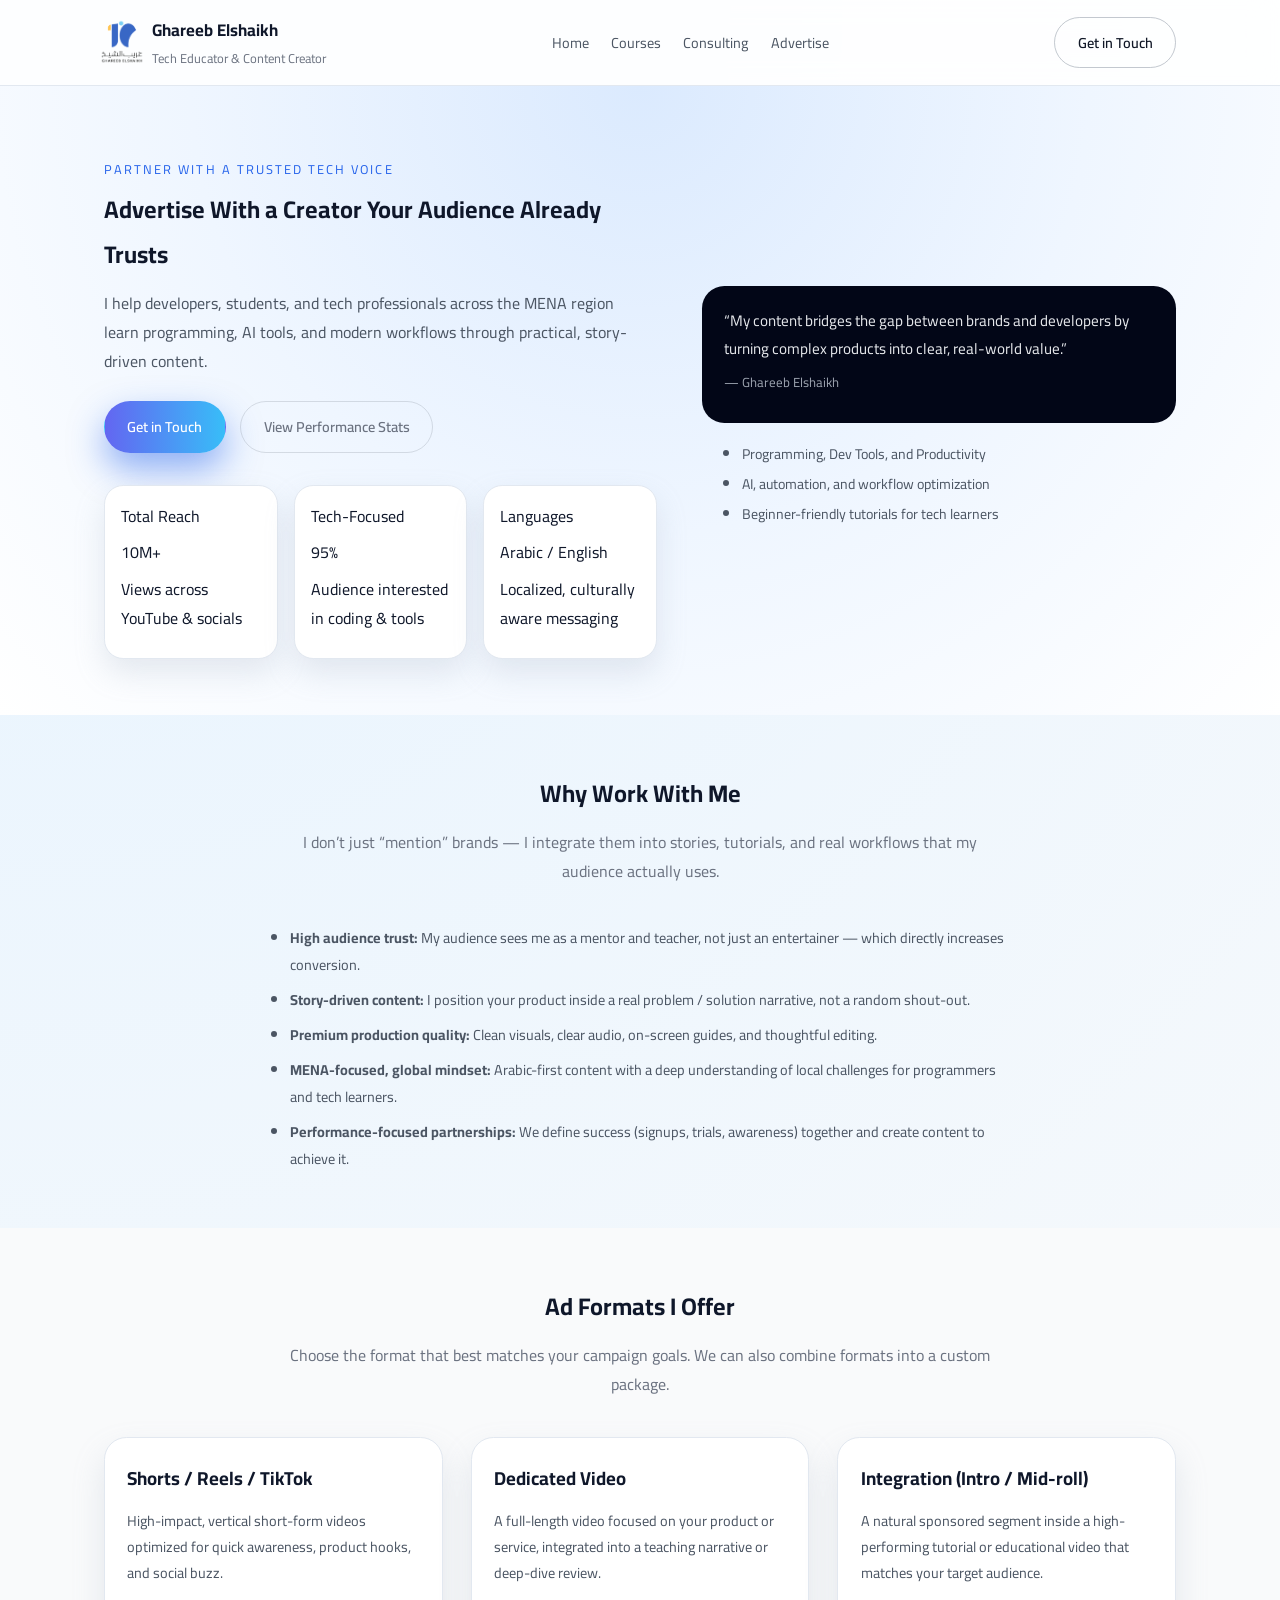
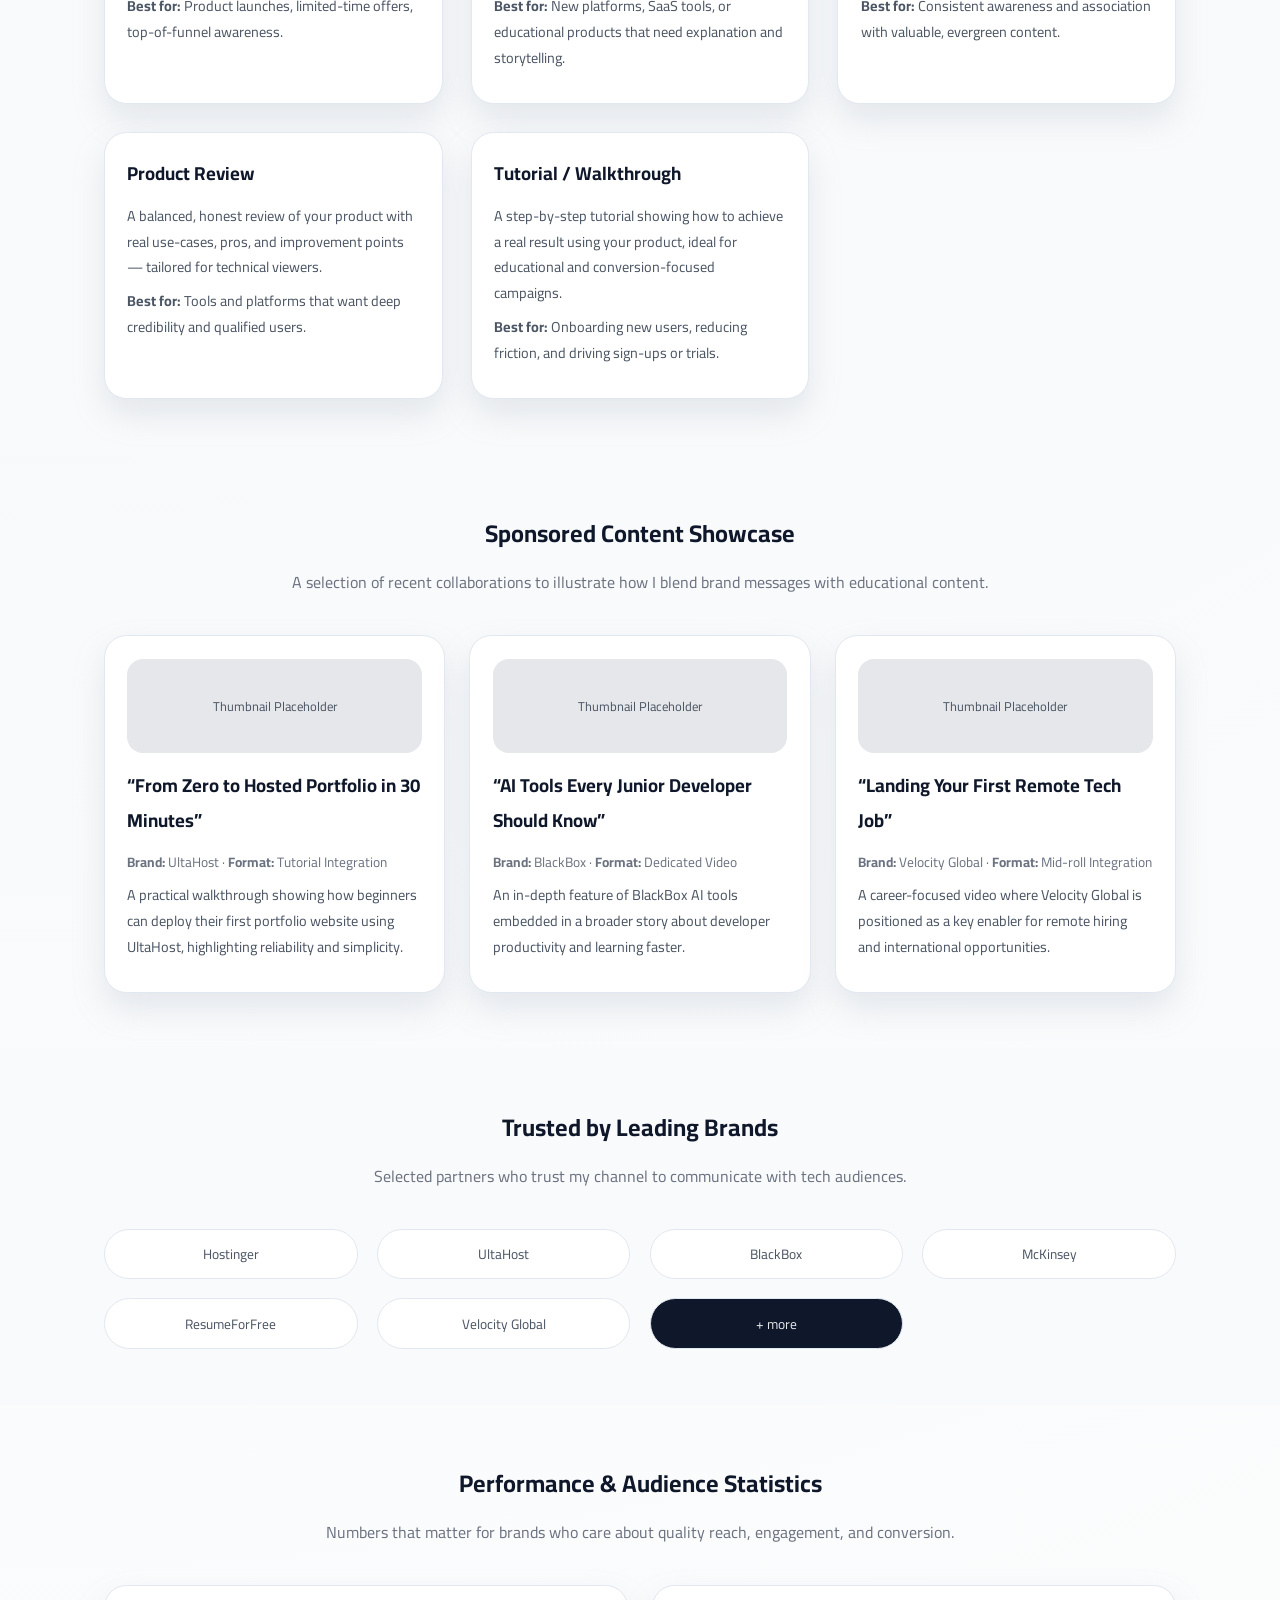
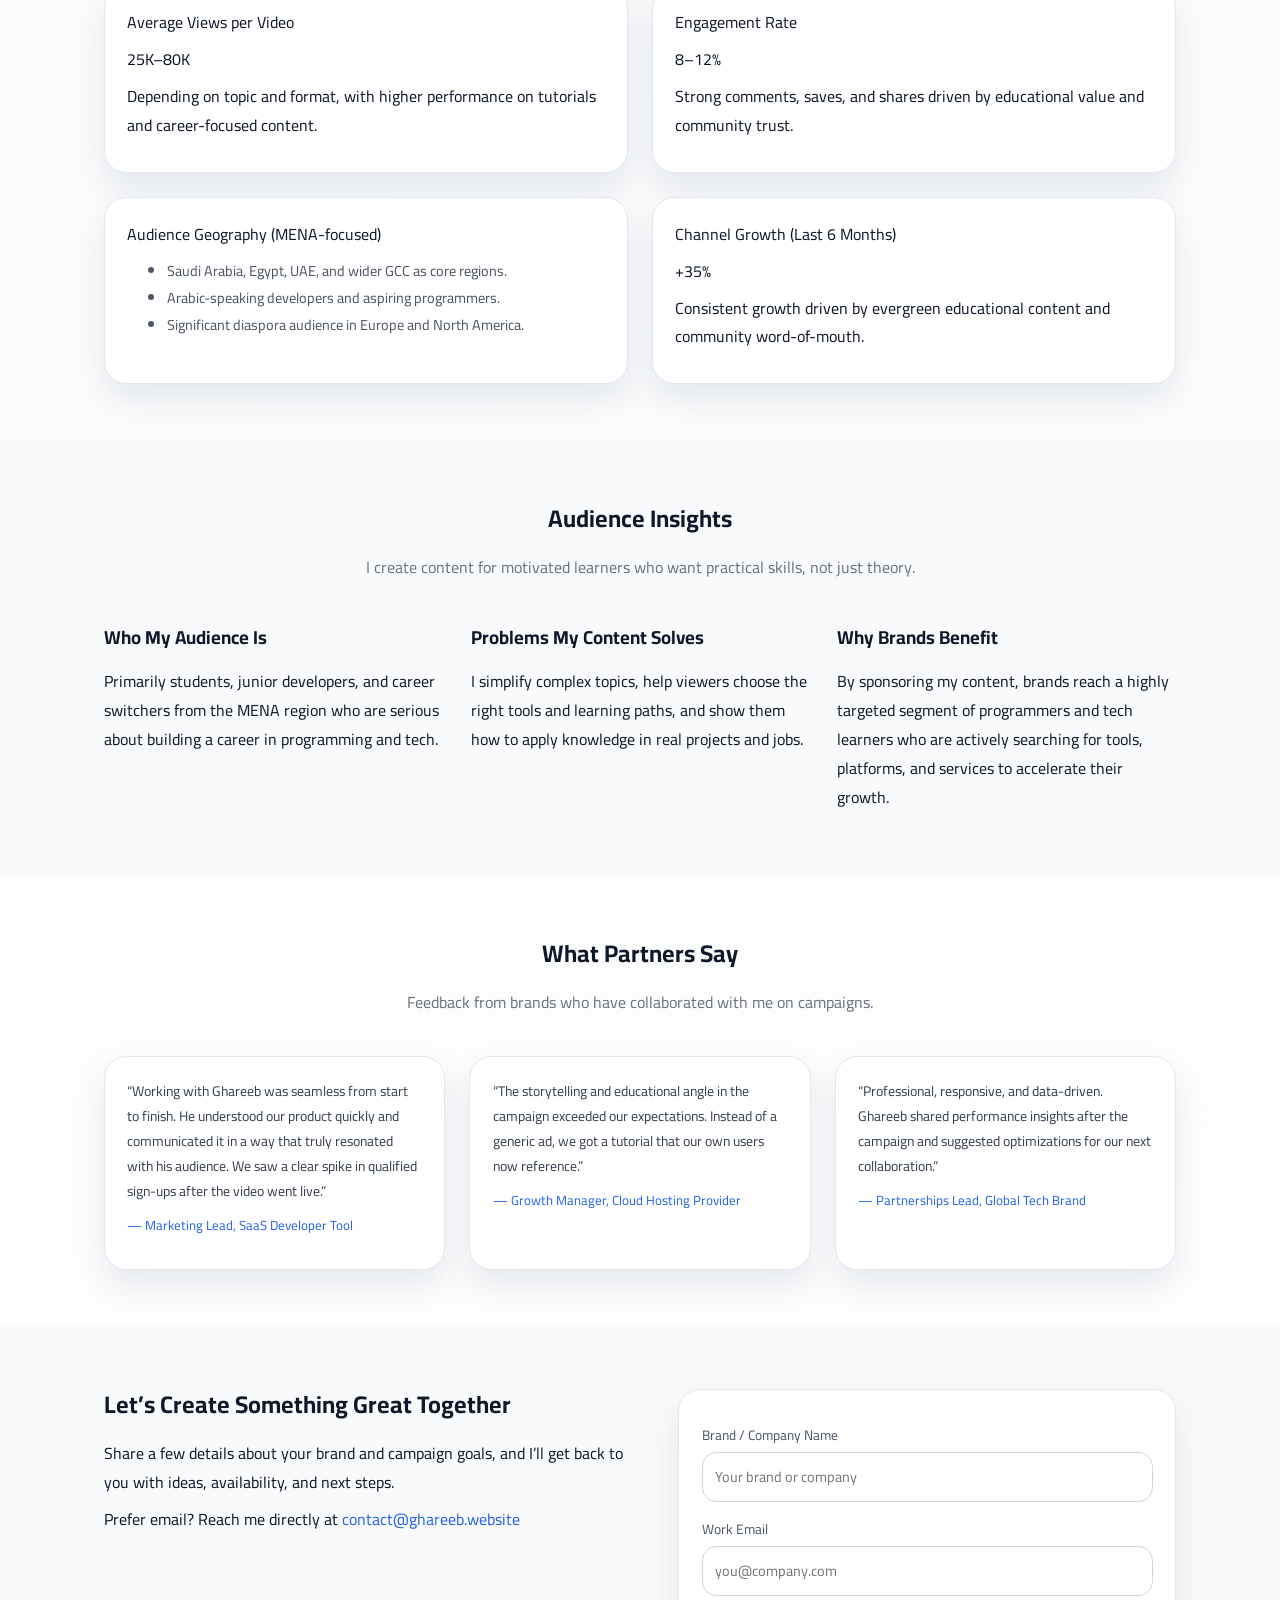
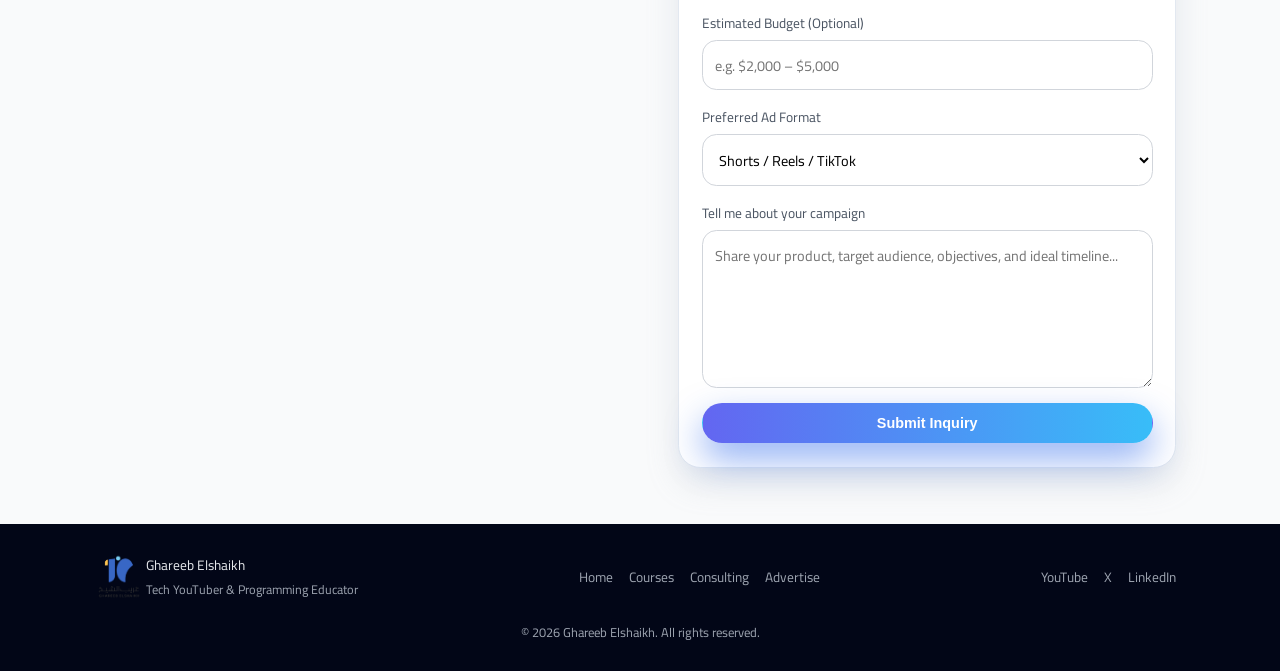
<file: advertise.html>
<!DOCTYPE html>
<html lang="en">
  <head>
    <meta charset="UTF-8" />
    <meta name="viewport" content="width=device-width, initial-scale=1" />
    <title>Advertise With Me | Ghareeb Elshaikh</title>
    <link
      href="https://fonts.googleapis.com/css2?family=Cairo:wght@300;400;500;600;700;800&display=swap"
      rel="stylesheet"
    />
    <link rel="stylesheet" href="styles.css" />
  </head>
  <body>
    <div class="page-root">
      <header class="header">
        <div class="container header-inner">
          <a href="index.html#hero" class="brand">
            <span class="brand-mark">
              <img src="assets/logo.png" alt="Ghareeb logo" class="brand-logo" />
            </span>
            <span class="brand-text">
              <span class="brand-name">Ghareeb Elshaikh</span>
              <span class="brand-tagline">Tech Educator & Content Creator</span>
            </span>
          </a>

          <nav class="nav" aria-label="Main navigation">
            <button class="nav-toggle" aria-label="Toggle navigation">
              <span></span><span></span><span></span>
            </button>
            <ul class="nav-links">
              <li><a href="index.html#hero">Home</a></li>
              <li><a href="courses.html">Courses</a></li>
              <li><a href="consulting.html">Consulting</a></li>
              <li><a href="#contact">Advertise</a></li>
            </ul>
          </nav>

          <a href="#contact" class="btn btn-outline header-cta">Get in Touch</a>
        </div>
      </header>

      <main>
        <!-- Hero -->
        <section class="section section-gradient ad-hero">
          <div class="container ad-hero-grid">
            <div class="reveal">
              <p class="ad-eyebrow">Partner with a trusted tech voice</p>
              <h1>Advertise With a Creator Your Audience Already Trusts</h1>
              <p class="ad-hero-subtitle">
                I help developers, students, and tech professionals across the MENA region
                learn programming, AI tools, and modern workflows through practical,
                story-driven content.
              </p>
              <div class="hero-actions">
                <a href="#contact" class="btn btn-primary">Get in Touch</a>
                <a href="#performance" class="btn btn-ghost">View Performance Stats</a>
              </div>
              <div class="ad-hero-stats">
                <div class="ad-stat-card">
                  <p class="ad-stat-label">Total Reach</p>
                  <p class="ad-stat-value">10M+</p>
                  <p class="ad-stat-note">Views across YouTube & socials</p>
                </div>
                <div class="ad-stat-card">
                  <p class="ad-stat-label">Tech-Focused</p>
                  <p class="ad-stat-value">95%</p>
                  <p class="ad-stat-note">Audience interested in coding & tools</p>
                </div>
                <div class="ad-stat-card">
                  <p class="ad-stat-label">Languages</p>
                  <p class="ad-stat-value">Arabic / English</p>
                  <p class="ad-stat-note">Localized, culturally aware messaging</p>
                </div>
              </div>
            </div>

            <aside class="ad-hero-side reveal delay-1">
              <div class="ad-hero-highlight">
                <p class="ad-quote">
                  “My content bridges the gap between brands and developers by turning complex
                  products into clear, real-world value.”
                </p>
                <p class="ad-quote-name">— Ghareeb Elshaikh</p>
              </div>
              <ul class="ad-hero-list">
                <li>Programming, Dev Tools, and Productivity</li>
                <li>AI, automation, and workflow optimization</li>
                <li>Beginner-friendly tutorials for tech learners</li>
              </ul>
            </aside>
          </div>
        </section>

        <!-- Why Work With Me -->
        <section class="section" id="why">
          <div class="container">
            <header class="section-heading reveal">
              <h2>Why Work With Me</h2>
              <p>
                I don’t just “mention” brands — I integrate them into stories, tutorials, and
                real workflows that my audience actually uses.
              </p>
            </header>
            <div class="ad-why-grid">
              <ul class="ad-bullets reveal">
                <li>
                  <strong>High audience trust:</strong> My audience sees me as a mentor and
                  teacher, not just an entertainer — which directly increases conversion.
                </li>
                <li>
                  <strong>Story-driven content:</strong> I position your product inside a
                  real problem / solution narrative, not a random shout-out.
                </li>
                <li>
                  <strong>Premium production quality:</strong> Clean visuals, clear audio,
                  on-screen guides, and thoughtful editing.
                </li>
                <li>
                  <strong>MENA-focused, global mindset:</strong> Arabic-first content with a
                  deep understanding of local challenges for programmers and tech learners.
                </li>
                <li>
                  <strong>Performance-focused partnerships:</strong> We define success
                  (signups, trials, awareness) together and create content to achieve it.
                </li>
              </ul>
            </div>
          </div>
        </section>

        <!-- Types of Ads -->
        <section class="section section-soft" id="formats">
          <div class="container">
            <header class="section-heading reveal">
              <h2>Ad Formats I Offer</h2>
              <p>
                Choose the format that best matches your campaign goals. We can also combine
                formats into a custom package.
              </p>
            </header>

            <div class="grid-3 ad-format-grid">
              <article class="card ad-format-card reveal">
                <h3>Shorts / Reels / TikTok</h3>
                <p>
                  High-impact, vertical short-form videos optimized for quick awareness,
                  product hooks, and social buzz.
                </p>
                <p class="ad-format-note">
                  <strong>Best for:</strong> Product launches, limited-time offers,
                  top-of-funnel awareness.
                </p>
              </article>

              <article class="card ad-format-card reveal delay-1">
                <h3>Dedicated Video</h3>
                <p>
                  A full-length video focused on your product or service, integrated into a
                  teaching narrative or deep-dive review.
                </p>
                <p class="ad-format-note">
                  <strong>Best for:</strong> New platforms, SaaS tools, or educational
                  products that need explanation and storytelling.
                </p>
              </article>

              <article class="card ad-format-card reveal delay-2">
                <h3>Integration (Intro / Mid-roll)</h3>
                <p>
                  A natural sponsored segment inside a high-performing tutorial or educational
                  video that matches your target audience.
                </p>
                <p class="ad-format-note">
                  <strong>Best for:</strong> Consistent awareness and association with
                  valuable, evergreen content.
                </p>
              </article>

              <article class="card ad-format-card reveal">
                <h3>Product Review</h3>
                <p>
                  A balanced, honest review of your product with real use-cases, pros, and
                  improvement points — tailored for technical viewers.
                </p>
                <p class="ad-format-note">
                  <strong>Best for:</strong> Tools and platforms that want deep credibility
                  and qualified users.
                </p>
              </article>

              <article class="card ad-format-card reveal delay-1">
                <h3>Tutorial / Walkthrough</h3>
                <p>
                  A step-by-step tutorial showing how to achieve a real result using your
                  product, ideal for educational and conversion-focused campaigns.
                </p>
                <p class="ad-format-note">
                  <strong>Best for:</strong> Onboarding new users, reducing friction, and
                  driving sign-ups or trials.
                </p>
              </article>
            </div>
          </div>
        </section>

        <!-- Showcase / Portfolio -->
        <section class="section" id="showcase">
          <div class="container">
            <header class="section-heading reveal">
              <h2>Sponsored Content Showcase</h2>
              <p>
                A selection of recent collaborations to illustrate how I blend brand messages
                with educational content.
              </p>
            </header>

            <div class="ad-showcase-grid">
              <article class="card ad-showcase-card reveal">
                <div class="ad-thumb-placeholder">Thumbnail Placeholder</div>
                <h3>“From Zero to Hosted Portfolio in 30 Minutes”</h3>
                <p class="ad-showcase-meta">
                  <strong>Brand:</strong> UltaHost · <strong>Format:</strong> Tutorial
                  Integration
                </p>
                <p class="ad-showcase-text">
                  A practical walkthrough showing how beginners can deploy their first
                  portfolio website using UltaHost, highlighting reliability and simplicity.
                </p>
              </article>

              <article class="card ad-showcase-card reveal delay-1">
                <div class="ad-thumb-placeholder">Thumbnail Placeholder</div>
                <h3>“AI Tools Every Junior Developer Should Know”</h3>
                <p class="ad-showcase-meta">
                  <strong>Brand:</strong> BlackBox · <strong>Format:</strong> Dedicated
                  Video
                </p>
                <p class="ad-showcase-text">
                  An in-depth feature of BlackBox AI tools embedded in a broader story about
                  developer productivity and learning faster.
                </p>
              </article>

              <article class="card ad-showcase-card reveal delay-2">
                <div class="ad-thumb-placeholder">Thumbnail Placeholder</div>
                <h3>“Landing Your First Remote Tech Job”</h3>
                <p class="ad-showcase-meta">
                  <strong>Brand:</strong> Velocity Global · <strong>Format:</strong>
                  Mid-roll Integration
                </p>
                <p class="ad-showcase-text">
                  A career-focused video where Velocity Global is positioned as a key enabler
                  for remote hiring and international opportunities.
                </p>
              </article>
            </div>
          </div>
        </section>

        <!-- Brands I've Worked With -->
        <section class="section section-soft" id="brands">
          <div class="container">
            <header class="section-heading reveal">
              <h2>Trusted by Leading Brands</h2>
              <p>Selected partners who trust my channel to communicate with tech audiences.</p>
            </header>

            <div class="ad-brands-grid reveal">
              <div class="ad-brand-logo">Hostinger</div>
              <div class="ad-brand-logo">UltaHost</div>
              <div class="ad-brand-logo">BlackBox</div>
              <div class="ad-brand-logo">McKinsey</div>
              <div class="ad-brand-logo">ResumeForFree</div>
              <div class="ad-brand-logo">Velocity Global</div>
              <div class="ad-brand-logo ad-brand-more">+ more</div>
            </div>
          </div>
        </section>

        <!-- Performance & Statistics -->
        <section class="section" id="performance">
          <div class="container">
            <header class="section-heading reveal">
              <h2>Performance & Audience Statistics</h2>
              <p>
                Numbers that matter for brands who care about quality reach, engagement, and
                conversion.
              </p>
            </header>

            <div class="ad-stats-grid">
              <div class="ad-stat-block card reveal">
                <p class="ad-stat-label">Average Views per Video</p>
                <p class="ad-stat-value">25K–80K</p>
                <p class="ad-stat-note">
                  Depending on topic and format, with higher performance on tutorials and
                  career-focused content.
                </p>
              </div>

              <div class="ad-stat-block card reveal delay-1">
                <p class="ad-stat-label">Engagement Rate</p>
                <p class="ad-stat-value">8–12%</p>
                <p class="ad-stat-note">
                  Strong comments, saves, and shares driven by educational value and
                  community trust.
                </p>
              </div>

              <div class="ad-stat-block card reveal delay-2">
                <p class="ad-stat-label">Audience Geography (MENA-focused)</p>
                <ul class="ad-stat-list">
                  <li>Saudi Arabia, Egypt, UAE, and wider GCC as core regions.</li>
                  <li>Arabic-speaking developers and aspiring programmers.</li>
                  <li>Significant diaspora audience in Europe and North America.</li>
                </ul>
              </div>

              <div class="ad-stat-block card reveal">
                <p class="ad-stat-label">Channel Growth (Last 6 Months)</p>
                <p class="ad-stat-value">+35%</p>
                <p class="ad-stat-note">
                  Consistent growth driven by evergreen educational content and community
                  word-of-mouth.
                </p>
              </div>
            </div>
          </div>
        </section>

        <!-- Audience Insights -->
        <section class="section section-soft" id="audience">
          <div class="container">
            <header class="section-heading reveal">
              <h2>Audience Insights</h2>
              <p>
                I create content for motivated learners who want practical skills, not just
                theory.
              </p>
            </header>

            <div class="ad-audience-grid">
              <div class="reveal">
                <h3>Who My Audience Is</h3>
                <p>
                  Primarily students, junior developers, and career switchers from the MENA
                  region who are serious about building a career in programming and tech.
                </p>
              </div>
              <div class="reveal delay-1">
                <h3>Problems My Content Solves</h3>
                <p>
                  I simplify complex topics, help viewers choose the right tools and learning
                  paths, and show them how to apply knowledge in real projects and jobs.
                </p>
              </div>
              <div class="reveal delay-2">
                <h3>Why Brands Benefit</h3>
                <p>
                  By sponsoring my content, brands reach a highly targeted segment of
                  programmers and tech learners who are actively searching for tools,
                  platforms, and services to accelerate their growth.
                </p>
              </div>
            </div>
          </div>
        </section>

        <!-- Testimonials -->
        <section class="section" id="testimonials">
          <div class="container">
            <header class="section-heading reveal">
              <h2>What Partners Say</h2>
              <p>Feedback from brands who have collaborated with me on campaigns.</p>
            </header>

            <div class="ad-testimonial-grid">
              <article class="card testimonial-card reveal">
                <p class="testimonial-text">
                  “Working with Ghareeb was seamless from start to finish. He understood our
                  product quickly and communicated it in a way that truly resonated with his
                  audience. We saw a clear spike in qualified sign-ups after the video went
                  live.”
                </p>
                <p class="testimonial-name">— Marketing Lead, SaaS Developer Tool</p>
              </article>

              <article class="card testimonial-card reveal delay-1">
                <p class="testimonial-text">
                  “The storytelling and educational angle in the campaign exceeded our
                  expectations. Instead of a generic ad, we got a tutorial that our own users
                  now reference.”
                </p>
                <p class="testimonial-name">— Growth Manager, Cloud Hosting Provider</p>
              </article>

              <article class="card testimonial-card reveal delay-2">
                <p class="testimonial-text">
                  “Professional, responsive, and data-driven. Ghareeb shared performance
                  insights after the campaign and suggested optimizations for our next
                  collaboration.”
                </p>
                <p class="testimonial-name">— Partnerships Lead, Global Tech Brand</p>
              </article>
            </div>
          </div>
        </section>

        <!-- Contact -->
        <section class="section section-soft" id="contact">
          <div class="container ad-contact-grid">
            <div class="reveal">
              <h2>Let’s Create Something Great Together</h2>
              <p>
                Share a few details about your brand and campaign goals, and I’ll get back to
                you with ideas, availability, and next steps.
              </p>
              <p class="ad-contact-email">
                Prefer email? Reach me directly at
                <a href="mailto:contact@ghareeb.website">contact@ghareeb.website</a>
              </p>
            </div>

            <aside class="card ad-contact-card reveal delay-1">
              <form id="ad-contact-form" class="consulting-form">
                <div class="form-group">
                  <label for="brandName" class="form-label">Brand / Company Name</label>
                  <input
                    id="brandName"
                    name="brandName"
                    type="text"
                    class="form-input"
                    required
                    placeholder="Your brand or company"
                  />
                </div>
                <div class="form-group">
                  <label for="contactEmail" class="form-label">Work Email</label>
                  <input
                    id="contactEmail"
                    name="contactEmail"
                    type="email"
                    class="form-input"
                    required
                    placeholder="you@company.com"
                  />
                </div>
                <div class="form-group">
                  <label for="budget" class="form-label">Estimated Budget (Optional)</label>
                  <input
                    id="budget"
                    name="budget"
                    type="text"
                    class="form-input"
                    placeholder="e.g. $2,000 – $5,000"
                  />
                </div>
                <div class="form-group">
                  <label for="adType" class="form-label">Preferred Ad Format</label>
                  <select id="adType" name="adType" class="form-input">
                    <option value="shorts">Shorts / Reels / TikTok</option>
                    <option value="dedicated">Dedicated Video</option>
                    <option value="integration">Integration (Intro or Mid-roll)</option>
                    <option value="review">Product Review</option>
                    <option value="tutorial">Tutorial / Walkthrough</option>
                    <option value="notSure">Not sure yet – need recommendations</option>
                  </select>
                </div>
                <div class="form-group">
                  <label for="campaignDetails" class="form-label">
                    Tell me about your campaign
                  </label>
                  <textarea
                    id="campaignDetails"
                    name="campaignDetails"
                    rows="5"
                    class="form-input form-textarea"
                    required
                    placeholder="Share your product, target audience, objectives, and ideal timeline..."
                  ></textarea>
                </div>
                <button type="submit" class="btn btn-primary full-width">
                  Submit Inquiry
                </button>
              </form>
            </aside>
          </div>
        </section>
      </main>

      <footer class="footer">
        <div class="container footer-inner">
          <div class="footer-brand">
            <span class="brand-mark brand-mark-sm">
              <img src="assets/logo.png" alt="Ghareeb logo" class="brand-logo" />
            </span>
            <div>
              <p class="footer-title">Ghareeb Elshaikh</p>
              <p class="footer-subtitle">Tech YouTuber & Programming Educator</p>
            </div>
          </div>
          <nav class="footer-links">
            <a href="index.html#hero">Home</a>
            <a href="courses.html">Courses</a>
            <a href="consulting.html">Consulting</a>
            <a href="#contact">Advertise</a>
          </nav>
          <div class="footer-links">
            <a href="#" aria-label="YouTube">YouTube</a>
            <a href="#" aria-label="Twitter / X">X</a>
            <a href="#" aria-label="LinkedIn">LinkedIn</a>
          </div>
          <p class="footer-copy">
            © <span id="year"></span> Ghareeb Elshaikh. All rights reserved.
          </p>
        </div>
      </footer>
    </div>

    <script>
      if ("scrollRestoration" in history) {
        history.scrollRestoration = "manual";
      }
      window.addEventListener("load", () => {
        window.scrollTo(0, 0);
      });

      const navToggle = document.querySelector(".nav-toggle");
      const navLinks = document.querySelector(".nav-links");
      if (navToggle && navLinks) {
        navToggle.addEventListener("click", () => {
          navLinks.classList.toggle("nav-open");
        });
      }

      const revealElements = document.querySelectorAll(".reveal");
      const observer = new IntersectionObserver(
        (entries) => {
          entries.forEach((entry) => {
            if (entry.isIntersecting) {
              entry.target.classList.add("in-view");
              observer.unobserve(entry.target);
            }
          });
        },
        { threshold: 0.15 }
      );

      revealElements.forEach((el) => observer.observe(el));

      const yearSpan = document.getElementById("year");
      if (yearSpan) {
        yearSpan.textContent = new Date().getFullYear();
      }

      // Build email for ad inquiries
      const adForm = document.getElementById("ad-contact-form");
      if (adForm) {
        adForm.addEventListener("submit", (e) => {
          e.preventDefault();
          const brand = document.getElementById("brandName").value.trim();
          const email = document.getElementById("contactEmail").value.trim();
          const budget = document.getElementById("budget").value.trim();
          const adType = document.getElementById("adType").value;
          const details = document
            .getElementById("campaignDetails")
            .value.trim();

          if (!email || !details) {
            alert("Please provide at least your email and campaign details.");
            return;
          }

          const subject = encodeURIComponent(
            `New advertising inquiry from ${brand || "a brand"}`
          );
          const bodyLines = [
            "New advertising inquiry:",
            "",
            `Brand / Company: ${brand || "Not specified"}`,
            `Contact email: ${email}`,
            `Estimated budget: ${budget || "Not specified"}`,
            `Preferred ad format: ${adType}`,
            "",
            "Campaign details:",
            details,
          ];

          const body = encodeURIComponent(bodyLines.join("\n"));
          const mailto = `mailto:contact@ghareeb.website?subject=${subject}&body=${body}`;
          window.location.href = mailto;
        });
      }
    </script>
  </body>
  </html>
</file>
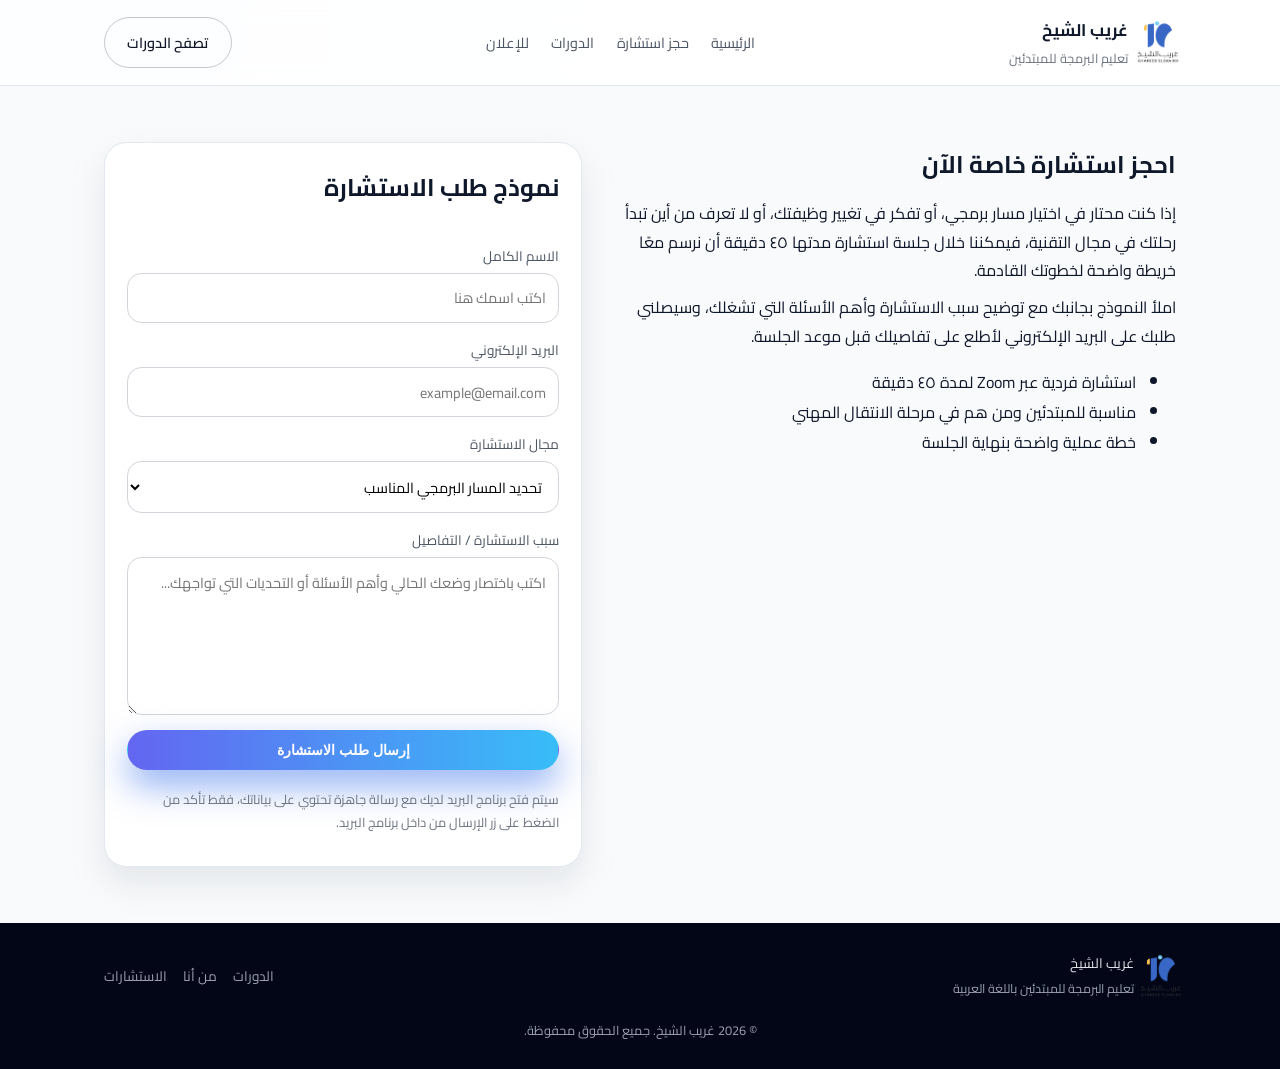
<file: consulting.html>
<!DOCTYPE html>
<html lang="ar" dir="rtl">
  <head>
    <meta charset="UTF-8" />
    <meta name="viewport" content="width=device-width, initial-scale=1" />
    <title>حجز استشارة | غريب الشيخ</title>
    <link
      href="https://fonts.googleapis.com/css2?family=Cairo:wght@300;400;500;600;700;800&display=swap"
      rel="stylesheet"
    />
    <link rel="stylesheet" href="styles.css" />
  </head>
  <body>
    <div class="page-root">
      <header class="header">
        <div class="container header-inner">
          <a href="index.html#hero" class="brand">
            <span class="brand-mark">
              <img src="assets/logo.png" alt="شعار غريب الشيخ" class="brand-logo" />
            </span>
            <span class="brand-text">
              <span class="brand-name">غريب الشيخ</span>
              <span class="brand-tagline">تعليم البرمجة للمبتدئين</span>
            </span>
          </a>

          <nav class="nav" aria-label="التنقل الرئيسي">
            <button class="nav-toggle" aria-label="فتح أو إغلاق القائمة">
              <span></span><span></span><span></span>
            </button>
            <ul class="nav-links">
              <li><a href="index.html#hero">الرئيسية</a></li>
              <li><a href="#consulting-form-section">حجز استشارة</a></li>
              <li><a href="index.html#courses">الدورات</a></li>
              <li><a href="advertise.html">للإعلان</a></li>
            </ul>
          </nav>

          <a href="index.html#courses" class="btn btn-outline header-cta">
            تصفح الدورات
          </a>
        </div>
      </header>

      <main>
        <section class="section section-soft" id="consulting-form-section">
          <div class="container consulting-page-grid">
            <div class="reveal">
              <h1>احجز استشارة خاصة الآن</h1>
              <p>
                إذا كنت محتار في اختيار مسار برمجي، أو تفكر في تغيير وظيفتك، أو لا تعرف من أين
                تبدأ رحلتك في مجال التقنية، فيمكننا خلال جلسة استشارة مدتها ٤٥ دقيقة أن نرسم
                معًا خريطة واضحة لخطوتك القادمة.
              </p>
              <p>
                املأ النموذج بجانبك مع توضيح سبب الاستشارة وأهم الأسئلة التي تشغلك، وسيصلني
                طلبك على البريد الإلكتروني لأطلع على تفاصيلك قبل موعد الجلسة.
              </p>
              <ul class="consulting-points">
                <li>استشارة فردية عبر Zoom لمدة ٤٥ دقيقة</li>
                <li>مناسبة للمبتدئين ومن هم في مرحلة الانتقال المهني</li>
                <li>خطة عملية واضحة بنهاية الجلسة</li>
              </ul>
            </div>

            <aside class="card consulting-card reveal delay-1">
              <h2>نموذج طلب الاستشارة</h2>
              <form id="consulting-form" class="consulting-form">
                <div class="form-group">
                  <label for="name" class="form-label">الاسم الكامل</label>
                  <input
                    id="name"
                    name="name"
                    type="text"
                    class="form-input"
                    required
                    placeholder="اكتب اسمك هنا"
                  />
                </div>

                <div class="form-group">
                  <label for="email" class="form-label">البريد الإلكتروني</label>
                  <input
                    id="email"
                    name="email"
                    type="email"
                    class="form-input"
                    required
                    placeholder="example@email.com"
                  />
                </div>

                <div class="form-group">
                  <label for="topic" class="form-label">مجال الاستشارة</label>
                  <select id="topic" name="topic" class="form-input">
                    <option value="مسار برمجي">تحديد المسار البرمجي المناسب</option>
                    <option value="تغيير وظيفة">تغيير مجال العمل إلى البرمجة</option>
                    <option value="تطوير مهارات">
                      تطوير المهارات / اختيار الدورات المناسبة
                    </option>
                    <option value="مشروع خاص">بدء مشروع أو عمل حر في البرمجة</option>
                    <option value="أخرى">أخرى</option>
                  </select>
                </div>

                <div class="form-group">
                  <label for="message" class="form-label">سبب الاستشارة / التفاصيل</label>
                  <textarea
                    id="message"
                    name="message"
                    rows="5"
                    class="form-input form-textarea"
                    required
                    placeholder="اكتب باختصار وضعك الحالي وأهم الأسئلة أو التحديات التي تواجهك..."
                  ></textarea>
                </div>

                <button type="submit" class="btn btn-primary full-width">
                  إرسال طلب الاستشارة
                </button>
              </form>
              <p class="consulting-note small-note">
                سيتم فتح برنامج البريد لديك مع رسالة جاهزة تحتوي على بياناتك، فقط تأكد من
                الضغط على زر الإرسال من داخل برنامج البريد.
              </p>
            </aside>
          </div>
        </section>
      </main>

      <footer class="footer">
        <div class="container footer-inner">
          <div class="footer-brand">
            <span class="brand-mark brand-mark-sm">
              <img src="assets/logo.png" alt="شعار غريب الشيخ" class="brand-logo" />
            </span>
            <div>
              <p class="footer-title">غريب الشيخ</p>
              <p class="footer-subtitle">تعليم البرمجة للمبتدئين باللغة العربية</p>
            </div>
          </div>
          <nav class="footer-links">
            <a href="index.html#courses">الدورات</a>
            <a href="index.html#about">من أنا</a>
            <a href="#consulting-form-section">الاستشارات</a>
          </nav>
          <p class="footer-copy">
            © <span id="year"></span> غريب الشيخ. جميع الحقوق محفوظة.
          </p>
        </div>
      </footer>
    </div>

    <script>
      if ("scrollRestoration" in history) {
        history.scrollRestoration = "manual";
      }
      window.addEventListener("load", () => {
        window.scrollTo(0, 0);
      });

      const navToggle = document.querySelector(".nav-toggle");
      const navLinks = document.querySelector(".nav-links");
      if (navToggle && navLinks) {
        navToggle.addEventListener("click", () => {
          navLinks.classList.toggle("nav-open");
        });
      }

      const revealElements = document.querySelectorAll(".reveal");
      const observer = new IntersectionObserver(
        (entries) => {
          entries.forEach((entry) => {
            if (entry.isIntersecting) {
              entry.target.classList.add("in-view");
              observer.unobserve(entry.target);
            }
          });
        },
        { threshold: 0.15 }
      );

      revealElements.forEach((el) => observer.observe(el));

      const yearSpan = document.getElementById("year");
      if (yearSpan) {
        yearSpan.textContent = new Date().getFullYear();
      }

      // Build email with form data and open mail client
      const consultingForm = document.getElementById("consulting-form");
      if (consultingForm) {
        consultingForm.addEventListener("submit", (e) => {
          e.preventDefault();
          const name = document.getElementById("name").value.trim();
          const email = document.getElementById("email").value.trim();
          const topic = document.getElementById("topic").value;
          const message = document.getElementById("message").value.trim();

          if (!email || !message) {
            alert("من فضلك أدخل البريد الإلكتروني وسبب الاستشارة.");
            return;
          }

          const subject = encodeURIComponent(
            `طلب استشارة مهنية من ${name || "بدون اسم"}`
          );
          const bodyLines = [
            "تفاصيل طلب الاستشارة:",
            "",
            `الاسم: ${name || "غير محدد"}`,
            `البريد الإلكتروني: ${email}`,
            `مجال الاستشارة: ${topic}`,
            "",
            "سبب الاستشارة / التفاصيل:",
            message,
          ];

          const body = encodeURIComponent(bodyLines.join("\n"));
          const mailto = `mailto:contact@ghareeb.website?subject=${subject}&body=${body}`;
          window.location.href = mailto;
        });
      }
    </script>
  </body>
  </html>
</file>
<file: styles.css>
*,
*::before,
*::after {
  box-sizing: border-box;
}

html,
body {
  margin: 0;
  padding: 0;
}

body {
  font-family: "Cairo", system-ui, -apple-system, BlinkMacSystemFont, "Segoe UI",
    sans-serif;
  background: radial-gradient(circle at top left, #e5f3ff 0, #f9fafb 40%, #ffffff 100%);
  color: #0f172a;
  min-height: 100vh;
}

img {
  max-width: 100%;
  display: block;
}

.page-root {
  min-height: 100vh;
  display: flex;
  flex-direction: column;
}

.container {
  width: 100%;
  max-width: 1120px;
  margin: 0 auto;
  padding: 0 1.5rem;
}

h1,
h2,
h3 {
  margin: 0 0 0.75rem;
}

p {
  margin: 0 0 0.5rem;
  line-height: 1.8;
}

.section {
  padding: 3.5rem 0;
}

.section-gradient {
  padding-top: 4.5rem;
  background: radial-gradient(circle at top, #dbeafe 0, #eff6ff 50%, #ffffff 100%);
}

.section-soft {
  background: #f9fafb;
}

/* Header */
.header {
  position: sticky;
  top: 0;
  z-index: 40;
  backdrop-filter: blur(14px);
  background: rgba(255, 255, 255, 0.9);
  border-bottom: 1px solid rgba(226, 232, 240, 1);
}

.header-inner {
  display: flex;
  align-items: center;
  justify-content: space-between;
  padding: 0.9rem 1.5rem;
}

.brand {
  display: inline-flex;
  align-items: center;
  gap: 0.75rem;
  text-decoration: none;
  color: inherit;
}

.brand-mark {
  width: 36px;
  height: 36px;
  border-radius: 0;
  background: transparent;
  display: inline-flex;
  align-items: center;
  justify-content: center;
  box-shadow: none;
}

.brand-logo {
  max-width: 48px;
  max-height: 48px;
}

.brand-mark-sm {
  width: 30px;
  height: 30px;
  border-radius: 0;
  font-size: 0.9rem;
}

.brand-text {
  display: flex;
  flex-direction: column;
}

.brand-name {
  font-weight: 700;
  font-size: 1.05rem;
}

.brand-tagline {
  font-size: 0.8rem;
  color: #6b7280;
}

.nav {
  display: flex;
  align-items: center;
  gap: 1.5rem;
}

.nav-links {
  list-style: none;
  display: flex;
  align-items: center;
  gap: 1.4rem;
  margin: 0;
  padding: 0;
}

.nav-links a {
  text-decoration: none;
  font-size: 0.9rem;
  color: #4b5563;
  border-bottom: 1px solid transparent;
  padding-bottom: 0.1rem;
  transition: color 0.15s ease, border-color 0.15s ease;
}

.nav-links a:hover {
  color: #1d4ed8;
  border-bottom-color: #3b82f6;
}

.nav-toggle {
  display: none;
  flex-direction: column;
  gap: 0.18rem;
  border: none;
  background: transparent;
  cursor: pointer;
}

.nav-toggle span {
  width: 18px;
  height: 2px;
  background: #4b5563;
  border-radius: 999px;
}

.header-cta {
  font-size: 0.8rem;
  padding-inline: 1rem;
}

/* Buttons */
.btn {
  display: inline-flex;
  align-items: center;
  justify-content: center;
  gap: 0.35rem;
  padding: 0.7rem 1.4rem;
  border-radius: 999px;
  border: 1px solid transparent;
  text-decoration: none;
  font-size: 0.9rem;
  font-weight: 600;
  cursor: pointer;
  white-space: nowrap;
  transition: background 0.18s ease, color 0.18s ease, border-color 0.18s ease,
    box-shadow 0.18s ease, transform 0.08s ease;
}

.btn-primary {
  background: linear-gradient(to left, #38bdf8, #6366f1);
  color: #ffffff;
  box-shadow: 0 16px 35px rgba(37, 99, 235, 0.5);
}

.btn-primary:hover {
  filter: brightness(1.05);
  transform: translateY(-1px);
}

.btn-outline {
  background: transparent;
  color: #111827;
  border-color: rgba(156, 163, 175, 0.6);
}

.btn-outline:hover {
  border-color: #3b82f6;
  color: #1d4ed8;
}

.btn-ghost {
  background: transparent;
  color: #6b7280;
  border-color: rgba(156, 163, 175, 0.35);
}

.btn-ghost:hover {
  color: #111827;
  border-color: rgba(156, 163, 175, 0.8);
}

.full-width {
  width: 100%;
}

/* Hero */
.hero {
  position: relative;
}

.hero-grid {
  display: grid;
  grid-template-columns: minmax(0, 1.4fr) minmax(0, 1.2fr);
  gap: 3rem;
  align-items: center;
}

.eyebrow {
  font-size: 0.8rem;
  letter-spacing: 0.08em;
  text-transform: uppercase;
  color: #2563eb;
  margin-bottom: 0.3rem;
}

.hero h1 {
  font-size: clamp(2rem, 2.5vw + 1.4rem, 2.7rem);
}

.hero-subtitle {
  color: #4b5563;
  max-width: 30rem;
}

.hero-actions {
  margin: 1.6rem 0 1.8rem;
  display: flex;
  flex-wrap: wrap;
  gap: 0.9rem;
}

.hero-metrics {
  display: grid;
  grid-template-columns: repeat(3, minmax(0, 1fr));
  gap: 0.9rem;
}

.metric {
  padding: 0.9rem 1rem;
  border-radius: 1.2rem;
  background: #ffffff;
  border: 1px solid rgba(226, 232, 240, 1);
  box-shadow: 0 12px 26px rgba(148, 163, 184, 0.25);
}

.metric-value {
  margin-bottom: 0.2rem;
  font-weight: 800;
  font-size: 1.05rem;
}

.metric-value span {
  font-size: 0.9rem;
  color: #2563eb;
}

.metric-label {
  margin: 0;
  font-size: 0.8rem;
  color: #6b7280;
}

.hero-visual {
  position: relative;
}

.hero-photo-stack {
  position: relative;
  width: 100%;
  max-width: 520px;
  margin-inline-start: auto;
}

.hero-photo {
  border-radius: 1.5rem;
  overflow: hidden;
  border: 1px solid rgba(226, 232, 240, 1);
  box-shadow: 0 18px 40px rgba(148, 163, 184, 0.35);
  background: #e5e7eb;
}

.hero-photo.main {
  aspect-ratio: 4 / 4.5;
}

.hero-photo.secondary {
  position: absolute;
  inset-inline-start: -18%;
  bottom: 6%;
  width: 48%;
  aspect-ratio: 4 / 3;
}

.hero-photo.badge-photo {
  position: absolute;
  inset-inline-end: -18%;
  top: 4%;
  width: 38%;
  aspect-ratio: 5 / 4;
}

.hero-badge {
  position: absolute;
  border-radius: 1.5rem;
  padding: 0.9rem 1rem;
  color: #000000;
  display: flex;
  flex-direction: column;
  gap: 0.2rem;
}

.hero-badge.years {
  inset-inline-end: -8%;
  bottom: -10%;
  width: 140px;
  height: 140px;
  border-radius: 1.2rem;
  padding: 0.8rem 0.9rem;
  background: linear-gradient(to left, #38bdf8, #6366f1);
  box-shadow: 0 18px 40px rgba(37, 99, 235, 0.55);
  align-items: center;
  justify-content: center;
  text-align: center;
}

.badge-number {
  font-size: 1.9rem;
  font-weight: 800;
}

.badge-label {
  font-size: 0.82rem;
  line-height: 1.7;
  font-weight: 600;
}

.hero-badge.channel {
  inset-inline-start: -6%;
  top: -7%;
  background: #f8bc24;
  color: #111827;
  box-shadow: 0 16px 32px rgba(248, 188, 36, 0.6);
}

.badge-label-sm {
  font-size: 0.78rem;
}

/* Sections / Cards */
.section-heading {
  text-align: center;
  max-width: 720px;
  margin: 0 auto 2.4rem;
}

.section-heading p {
  color: #6b7280;
}

.section-sub {
  font-size: 0.9rem;
}

.grid-3 {
  display: grid;
  grid-template-columns: repeat(3, minmax(0, 1fr));
  gap: 1.75rem;
}

.card {
  background: #ffffff;
  border-radius: 1.4rem;
  padding: 1.4rem 1.4rem 1.5rem;
  border: 1px solid rgba(226, 232, 240, 1);
  box-shadow: 0 16px 32px rgba(148, 163, 184, 0.22);
  transition: transform 0.15s ease, box-shadow 0.15s ease, translate 0.15s ease;
}

.card:hover {
  transform: translateY(-4px);
  box-shadow: 0 18px 38px rgba(148, 163, 184, 0.3);
}

.feature-card p {
  font-size: 0.9rem;
  color: #4b5563;
}

/* Courses */
.course-grid {
  align-items: stretch;
}

.course-card {
  display: flex;
  flex-direction: column;
  gap: 0.7rem;
}

.course-thumb {
  margin: -1.4rem -1.4rem 0.9rem;
  border-radius: 1.4rem 1.4rem 0 0;
  overflow: hidden;
  max-height: 180px;
}

.course-thumb img {
  width: 100%;
  height: 100%;
  object-fit: cover;
  display: block;
}

/* Advertise page */
.ad-hero {
  padding-top: 4.5rem;
}

.ad-hero-grid {
  display: grid;
  grid-template-columns: minmax(0, 1.4fr) minmax(0, 1.2fr);
  gap: 2.8rem;
  align-items: center;
}

.ad-eyebrow {
  font-size: 0.8rem;
  text-transform: uppercase;
  letter-spacing: 0.16em;
  color: #2563eb;
  margin-bottom: 0.4rem;
}

.ad-hero-subtitle {
  color: #4b5563;
  max-width: 34rem;
}

.ad-hero-stats {
  margin-top: 2rem;
  display: grid;
  grid-template-columns: repeat(3, minmax(0, 1fr));
  gap: 1rem;
}

.ad-stat-card {
  border-radius: 1.2rem;
  padding: 1rem 1rem 1.1rem;
  background: #ffffff;
  border: 1px solid rgba(226, 232, 240, 1);
  box-shadow: 0 14px 30px rgba(148, 163, 184, 0.22);
}

.ad-hero-side {
  display: flex;
  flex-direction: column;
  gap: 1.1rem;
}

.ad-hero-highlight {
  border-radius: 1.4rem;
  padding: 1.3rem 1.4rem;
  background: #020617;
  color: #e5e7eb;
}

.ad-quote {
  font-size: 0.95rem;
}

.ad-quote-name {
  margin-top: 0.55rem;
  font-size: 0.82rem;
  color: #9ca3af;
}

.ad-hero-list {
  margin: 0;
  padding-right: 1rem;
  font-size: 0.88rem;
  color: #4b5563;
}

.ad-hero-list li {
  margin-bottom: 0.25rem;
}

.ad-why-grid {
  max-width: 780px;
  margin: 0 auto;
}

.ad-bullets {
  margin: 0;
  padding-right: 1.1rem;
  font-size: 0.9rem;
  color: #4b5563;
  display: flex;
  flex-direction: column;
  gap: 0.5rem;
}

.ad-format-grid {
  align-items: stretch;
}

.ad-format-card p {
  font-size: 0.9rem;
  color: #4b5563;
}

.ad-format-note {
  margin-top: 0.4rem;
  font-size: 0.82rem;
  color: #6b7280;
}

.ad-showcase-grid {
  display: grid;
  grid-template-columns: repeat(3, minmax(0, 1fr));
  gap: 1.5rem;
}

.ad-thumb-placeholder {
  border-radius: 1rem;
  background: #e5e7eb;
  color: #4b5563;
  font-size: 0.8rem;
  padding: 2.2rem 1rem;
  text-align: center;
  margin-bottom: 0.9rem;
}

.ad-showcase-meta {
  font-size: 0.85rem;
  color: #6b7280;
}

.ad-showcase-text {
  font-size: 0.9rem;
  color: #4b5563;
}

.ad-brands-grid {
  display: grid;
  grid-template-columns: repeat(4, minmax(0, 1fr));
  gap: 1.2rem;
  align-items: center;
}

.ad-brand-logo {
  border-radius: 999px;
  border: 1px solid rgba(226, 232, 240, 1);
  padding: 0.7rem 1.2rem;
  text-align: center;
  font-size: 0.85rem;
  color: #4b5563;
  background: #ffffff;
}

.ad-brand-more {
  background: #0f172a;
  color: #e5e7eb;
}

.ad-stats-grid {
  display: grid;
  grid-template-columns: repeat(2, minmax(0, 1fr));
  gap: 1.5rem;
}

.ad-stat-block {
  min-height: 0;
}

.ad-stat-list {
  margin: 0.4rem 0 0;
  padding-right: 1.1rem;
  font-size: 0.9rem;
  color: #4b5563;
}

.ad-audience-grid {
  display: grid;
  grid-template-columns: repeat(3, minmax(0, 1fr));
  gap: 1.75rem;
}

.ad-testimonial-grid {
  display: grid;
  grid-template-columns: repeat(3, minmax(0, 1fr));
  gap: 1.5rem;
}

.ad-contact-grid {
  display: grid;
  grid-template-columns: minmax(0, 1.4fr) minmax(0, 1.3fr);
  gap: 2.4rem;
  align-items: flex-start;
}

.ad-contact-email a {
  color: #2563eb;
  text-decoration: none;
}

.ad-contact-email a:hover {
  text-decoration: underline;
}

.ad-contact-card {
  margin-top: 0.4rem;
}


.courses-more-wrap {
  margin-top: 2.2rem;
  text-align: center;
}

.courses-more-btn {
  padding-inline: 1.8rem;
}

.course-category {
  font-size: 0.82rem;
  color: #2563eb;
}

.course-price {
  color: #22c55e;
  font-weight: 700;
}

.course-meta {
  list-style: none;
  margin: 0 0 1rem;
  padding: 0;
  font-size: 0.86rem;
  color: #4b5563;
}

.course-meta li {
  margin-bottom: 0.15rem;
}

/* Partners */
.partners-row {
  display: flex;
  justify-content: center;
  flex-wrap: wrap;
  gap: 1.5rem;
}

.partner-logo {
  min-width: 120px;
  max-width: 170px;
  padding: 0.8rem 1.4rem;
  border-radius: 1.4rem;
  border: 1px solid rgba(226, 232, 240, 1);
  background: #ffffff;
  box-shadow: 0 12px 26px rgba(148, 163, 184, 0.2);
}

.partner-logo img {
  width: 100%;
  object-fit: contain;
}

/* About */
.about-grid {
  display: grid;
  grid-template-columns: minmax(0, 2fr) minmax(0, 1.3fr);
  gap: 2.5rem;
  align-items: center;
}

.about-highlight {
  background: #ffffff;
}

.about-tag {
  border-radius: 0.85rem;
  border: 1px dashed rgba(156, 163, 175, 0.9);
  padding: 0.9rem 1.1rem;
  font-size: 0.83rem;
  color: #4b5563;
}

.about-note {
  margin-top: 0.75rem;
  font-size: 0.9rem;
  color: #4b5563;
}

.about-photo {
  margin-bottom: 0.9rem;
  aspect-ratio: 4 / 3;
}

/* Testimonials */
.testimonial-grid {
  display: grid;
  grid-template-columns: repeat(3, minmax(0, 1fr));
  gap: 1.5rem;
}

.testimonial-card {
  font-size: 0.87rem;
}

.testimonial-text {
  color: #374151;
}

.testimonial-name {
  margin-top: 0.6rem;
  font-size: 0.82rem;
  color: #2563eb;
}

/* Consulting */
.consulting-grid {
  display: grid;
  grid-template-columns: minmax(0, 2fr) minmax(0, 1.3fr);
  gap: 2.4rem;
  align-items: flex-start;
}

.consulting-card {
  display: flex;
  flex-direction: column;
  gap: 0.7rem;
}

.consulting-duration {
  font-size: 0.9rem;
  color: #2563eb;
}

.consulting-note {
  font-size: 0.9rem;
  color: #374151;
}

.consulting-page-grid {
  display: grid;
  grid-template-columns: minmax(0, 1.5fr) minmax(0, 1.3fr);
  gap: 2.6rem;
  align-items: flex-start;
}

.consulting-form {
  margin-top: 0.6rem;
  display: flex;
  flex-direction: column;
  gap: 0.9rem;
}

.form-group {
  display: flex;
  flex-direction: column;
  gap: 0.25rem;
}

.form-label {
  font-size: 0.85rem;
  color: #4b5563;
}

.form-input {
  border-radius: 0.9rem;
  border: 1px solid rgba(209, 213, 219, 1);
  padding: 0.65rem 0.75rem;
  font-family: inherit;
  font-size: 0.9rem;
  outline: none;
  background: #ffffff;
  transition: border-color 0.15s ease, box-shadow 0.15s ease, background 0.15s ease;
}

.form-input:focus {
  border-color: #3b82f6;
  box-shadow: 0 0 0 1px rgba(59, 130, 246, 0.25);
  background: #f9fafb;
}

.form-textarea {
  resize: vertical;
  min-height: 140px;
}

.small-note {
  font-size: 0.8rem;
  color: #6b7280;
  margin-top: 0.4rem;
}

/* Footer */
.footer {
  background: #020617;
  color: #9ca3af;
  padding: 1.8rem 0 1.7rem;
  margin-top: auto;
}

.footer-inner {
  display: flex;
  flex-wrap: wrap;
  align-items: center;
  justify-content: space-between;
  gap: 1rem;
  font-size: 0.85rem;
}

.footer-brand {
  display: flex;
  align-items: center;
  gap: 0.75rem;
}

.footer-title {
  margin: 0 0 0.1rem;
  color: #e5e7eb;
}

.footer-subtitle {
  margin: 0;
  font-size: 0.78rem;
}

.footer-links {
  display: flex;
  flex-wrap: wrap;
  gap: 1rem;
}

.footer-links a {
  color: #9ca3af;
  text-decoration: none;
}

.footer-links a:hover {
  color: #e5e7eb;
}

.footer-copy {
  width: 100%;
  text-align: center;
  font-size: 0.8rem;
  margin: 0.2rem 0 0;
}

/* Reveal animations */
.reveal {
  opacity: 0;
  transform: translateY(20px);
  transition: opacity 0.6s ease-out, transform 0.6s ease-out;
}

.reveal.delay-1 {
  transition-delay: 0.12s;
}

.reveal.delay-2 {
  transition-delay: 0.24s;
}

.reveal.in-view {
  opacity: 1;
  transform: translateY(0);
}

/* Floating animation on hero photos */
@keyframes float {
  0% {
    transform: translateY(0px);
  }
  50% {
    transform: translateY(-6px);
  }
  100% {
    transform: translateY(0px);
  }
}

.hero-photo.main {
  animation: float 9s ease-in-out infinite;
}

.hero-photo.secondary {
  animation: float 7s ease-in-out infinite;
}

.hero-photo.badge-photo {
  animation: float 11s ease-in-out infinite;
}

/* Responsive */
@media (max-width: 960px) {
  .hero-grid {
    grid-template-columns: minmax(0, 1fr);
  }

  .hero-visual {
    order: -1;
  }

  .hero-photo-stack {
    margin-inline: auto;
  }

  .about-grid,
  .consulting-grid {
    grid-template-columns: minmax(0, 1fr);
  }

  .testimonial-grid {
    grid-template-columns: repeat(2, minmax(0, 1fr));
  }
}

@media (max-width: 768px) {
  .header-inner {
    padding-inline: 1rem;
  }

  .nav-toggle {
    display: flex;
  }

  .header-cta {
    display: none;
  }

  .nav-links {
    position: absolute;
    inset-inline: 1.5rem;
    top: 54px;
    background: #ffffff;
    border-radius: 1.2rem;
    border: 1px solid rgba(226, 232, 240, 1);
    padding: 0.8rem 1rem;
    flex-direction: column;
    align-items: flex-start;
    gap: 0.55rem;
    transform-origin: top;
    transform: scaleY(0.65);
    opacity: 0;
    pointer-events: none;
    transition: opacity 0.15s ease, transform 0.15s ease;
  }

  .nav-links.nav-open {
    opacity: 1;
    pointer-events: auto;
    transform: scaleY(1);
  }

  .hero-metrics {
    grid-template-columns: minmax(0, 1fr);
  }

  .grid-3 {
    grid-template-columns: minmax(0, 1fr);
  }

  .testimonial-grid {
    grid-template-columns: minmax(0, 1fr);
  }
}
</file>
